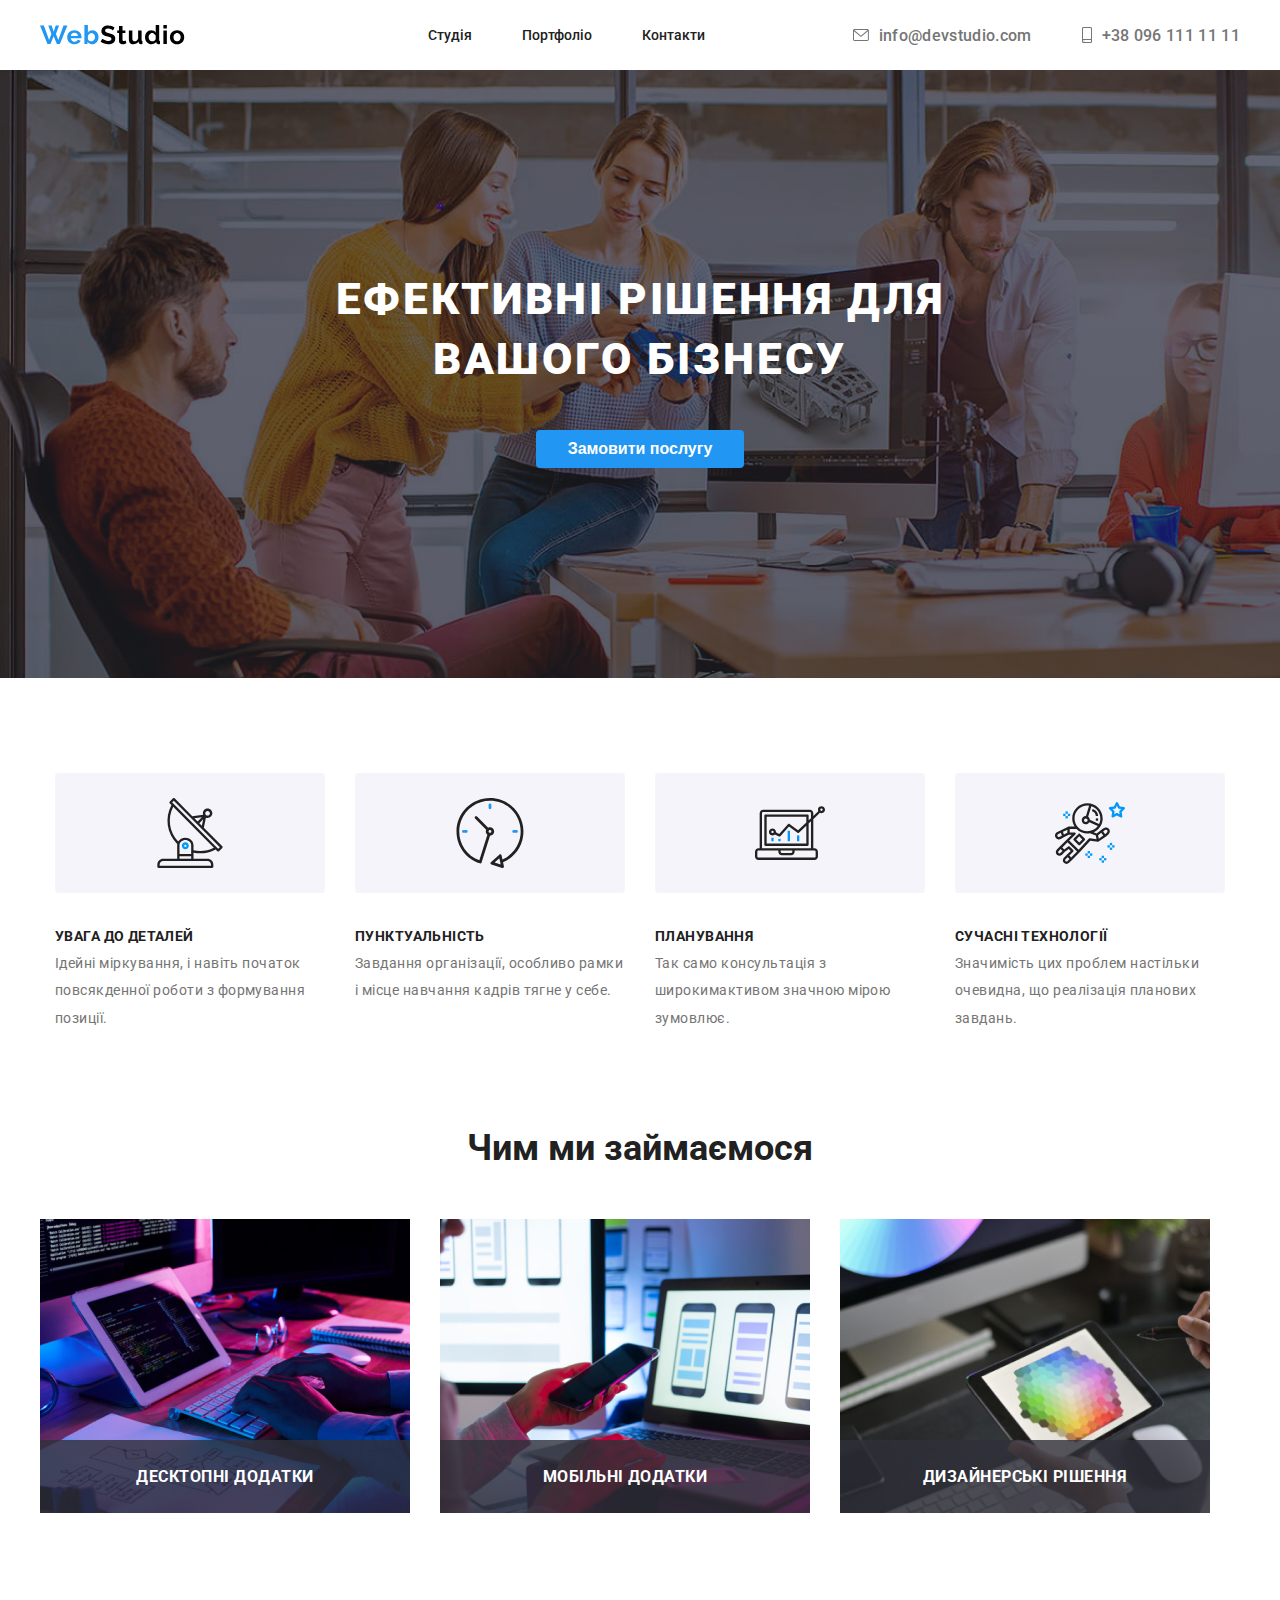
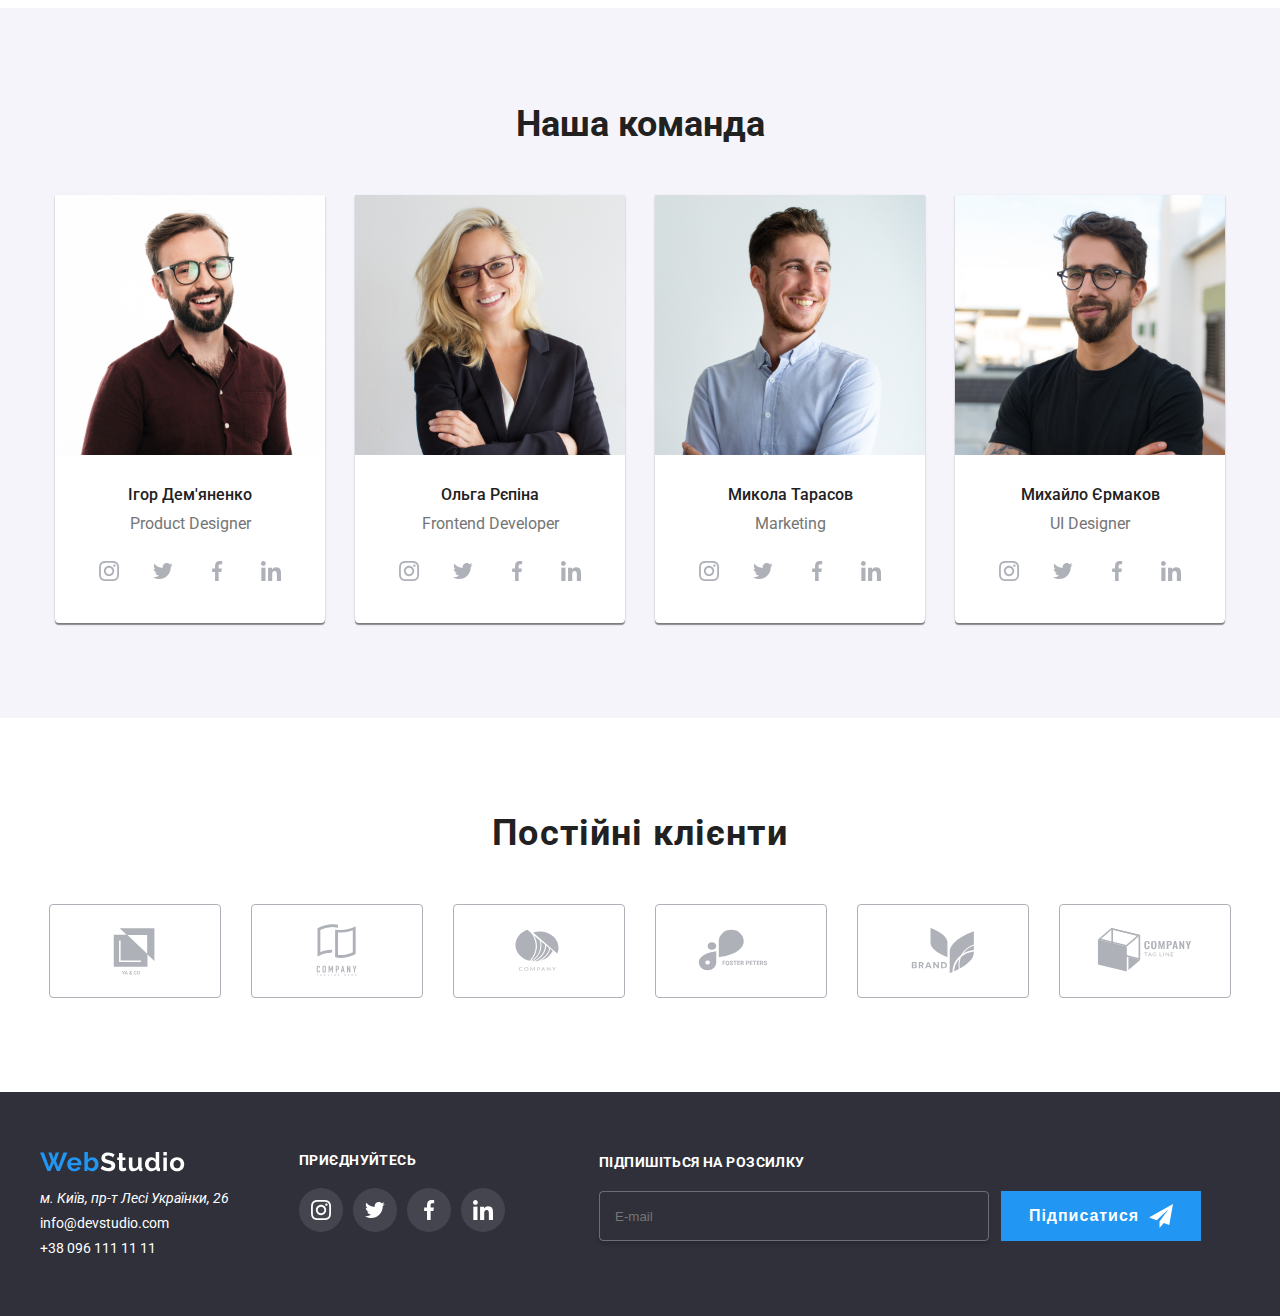
<file: index.html>
<!DOCTYPE html>
<html lang="en">
  <head>
    <meta charset="UTF-8" />
    <meta name="viewport" content="width=device-width, initial-scale=1.0" />
    <title>WebStudio</title>
    <link rel="preconnect" href="https://fonts.googleapis.com" />
    <link rel="preconnect" href="https://fonts.gstatic.com" crossorigin />

    <link
      href="https://fonts.googleapis.com/css2?family=Raleway:ital,wght@0,700;1,700&family=Roboto:wght@400;500;700;900&display=swap"
      rel="stylesheet"
    />
    <link
      rel="stylesheet"
      href="https://cdnjs.cloudflare.com/ajax/libs/modern-normalize/3.0.1/modern-normalize.css"
      integrity="sha512-gnAN+RgTMylunXI7AMg+PtcUGpKZFkZJoFIkAWvdPFRrFJz3p2tx4+9xbjILRfN7CzoViMgS8vSf06fSQzWZjA=="
      crossorigin="anonymous"
      referrerpolicy="no-referrer"
    />
    <link rel="stylesheet" href="./src/css/reset.css" />
    <link rel="stylesheet" href="./src/css/style.css" />
  </head>
  <body>
    <!-- =============Шапка Сайту=============== -->
    <header class="header">
      <div class="container container-header">
        <a class="logo" href="#"
          ><img src="./src/img/logo.svg" alt="Логотип Вебстудіо"
        /></a>
        <nav class="nav">
          <ul class="nav-list">
            <li class="nav-item"><a class="nav-link" href="#">Студія</a></li>
            <li class="nav-item">
              <a class="nav-link" href="./portfolio.html">Портфоліо</a>
            </li>
            <li class="nav-item">
              <a class="nav-link" href="#">Контакти</a>
            </li>
          </ul>
        </nav>
        <ul class="contacts">
          <li class="contacts-item">
            <a class="contacts-link" href="mailto:info@devstudio.com"
              ><svg class="contacts-icon-poch">
                <use
                  href="./src/img/decorations/symbol-defs.svg#icon-poch"
                ></use>
              </svg>
              info@devstudio.com</a
            >
          </li>
          <li class="contacts-item">
            <a class="contacts-link" href="tel:+380961111111">
              <svg class="contacts-icon-phone">
                <use
                  href="./src/img/decorations/symbol-defs.svg#icon-smartphone"
                ></use>
              </svg>
              +38 096 111 11 11</a
            >
          </li>
        </ul>
      </div>
    </header>
    <!-- =============Основна Частина=============== -->
    <main class="main">
      <section class="hero">
        <div class="container container-hero">
          <h1 class="hero-title">Ефективні рішення для вашого бізнесу</h1>
          <button class="hero-button" data-modal-open>Замовити послугу</button>
          <div class="backdrob is-hidden" data-modal>
            <div class="modal">
              <button class="modal-close-button" data-modal-close>
                <svg class="modal-close">
                  <use
                    href="./src/img/decorations/symbol-defs-modal.svg#icon-close-modal"
                  ></use>
                </svg>
              </button>
              <h2 class="modal-title">
                Залиште свої дані, ми вам передзвонимо
              </h2>
              <form action="#" class="form">
                <div class="form-container">
                  <label class="form-label" for="name">Ім'я</label>
                  <div class="form-name">
                    <svg class="form-photo">
                      <use
                        href="./src/img/decorations/symbol-defs-modal.svg#icon-person-modal"
                      ></use>
                    </svg>
                    <input class="form-input" type="text" id="name" />
                  </div>
                </div>
                <div class="form-container">
                  <label class="form-label" for="tell">Телефон</label>
                  <div class="form-name">
                    <svg class="form-photo">
                      <use
                        href="./src/img/decorations/symbol-defs-modal.svg#icon-phone-modal"
                      ></use>
                    </svg>
                    <input class="form-input" type="tel" id="tell" />
                  </div>
                </div>
                <div class="form-container">
                  <label class="form-label" for="email">Пошта</label>
                  <div class="form-name">
                    <svg class="form-photo">
                      <use
                        href="./src/img/decorations/symbol-defs-modal.svg#icon-email-modal"
                      ></use>
                    </svg>
                    <input class="form-input" type="email" id="email" />
                  </div>
                </div>
                <div class="form-container">
                  <label class="form-label" for="message">Коментар</label>
                  <div class="message">
                    <textarea
                      class="message-text"
                      id="message"
                      name="cotact-massege"
                      placeholder="Введіть текст"
                    ></textarea>
                  </div>
                </div>
                <div class="massage-container">
                  <label class="message-accepts"
                    ><input
                      class="message-accept"
                      type="checkbox"
                      id="checkbox"
                    />
                    Погоджуюся з розсилкою та приймаю
                    <a href="#" class="message-accept-link">Умови договору</a>
                  </label>
                </div>
                <div class="button-container">
                  <button class="subscribes-btn">Відправити</button>
                </div>
              </form>
            </div>
          </div>
        </div>
      </section>
      <!-- adventages -->
      <section class="adventages">
        <div class="container container-adventages">
          <ul class="adventages-list">
            <li class="adventages-item">
              <h2 class="adventages-title">УВАГА ДО ДЕТАЛЕЙ</h2>
              <p class="adventages-text">
                Ідейні міркування, і навіть початок повсякденної роботи з
                формування позиції.
              </p>
            </li>
            <li class="adventages-item">
              <h2 class="adventages-title">ПУНКТУАЛЬНІСТЬ</h2>
              <p class="adventages-text">
                Завдання організації, особливо рамки і місце навчання кадрів
                тягне у себе.
              </p>
            </li>
            <li class="adventages-item">
              <h2 class="adventages-title">ПЛАНУВАННЯ</h2>
              <p class="adventages-text">
                Так само консультація з широкимактивом значною мірою зумовлює.
              </p>
            </li>
            <li class="adventages-item">
              <h2 class="adventages-title">СУЧАСНІ ТЕХНОЛОГІЇ</h2>
              <p class="adventages-text">
                Значимість цих проблем настільки очевидна, що реалізація
                планових завдань.
              </p>
            </li>
          </ul>
        </div>
      </section>
      <!-- work -->
      <section class="work">
        <div class="container container-work">
          <h2 class="work-title">Чим ми займаємося</h2>
          <ul class="work-list">
            <li class="work-item">
              <img
                class="work-link"
                src="./src/img/work/computer.jpg"
                alt="комп'ютер"
              />
              <p class="work-text">Десктопні додатки</p>
            </li>
            <li class="work-item">
              <img
                class="work-link"
                src="./src/img/work/work.jpg"
                alt="комп'ютер"
              />
              <p class="work-text">Мобільні додатки</p>
            </li>
            <li class="work-item">
              <img
                class="work-link"
                src="./src/img/work/tablet.jpg"
                alt="комп'ютер"
              />
              <p class="work-text">Дизайнерські рішення</p>
            </li>
          </ul>
        </div>
      </section>
      <!-- team -->
      <section class="team">
        <div class="container container-team">
          <h2 class="team-title">Наша команда</h2>
          <ul class="team-list">
            <li class="team-item">
              <article class="teammate">
                <img
                  class="team-photo"
                  src="./src/img/team/igor-demenko.jpg"
                  alt="фото Ігор Дем'яненко"
                />
                <p class="team-name">Ігор Дем'яненко</p>
                <p class="team-text">Product Designer</p>
                <ul class="social-list">
                  <li class="social-item">
                    <a class="social-link" href="#">
                      <svg class="social-icon">
                        <use
                          href="./src/img/decorations/symbol-defs.svg#icon-instagram"
                        ></use>
                      </svg>
                    </a>
                  </li>
                  <li class="social-item">
                    <a class="social-link" href="#">
                      <svg class="social-icon">
                        <use
                          href="./src/img/decorations/symbol-defs.svg#icon-twiterr"
                        ></use>
                      </svg>
                    </a>
                  </li>
                  <li class="social-item">
                    <a class="social-link" href="#">
                      <svg class="social-icon">
                        <use
                          href="./src/img/decorations/symbol-defs.svg#icon-facebook"
                        ></use>
                      </svg>
                    </a>
                  </li>
                  <li class="social-item">
                    <a class="social-link" href="#">
                      <svg class="social-icon">
                        <use
                          href="./src/img/decorations/symbol-defs.svg#icon-linkedin"
                        ></use>
                      </svg>
                    </a>
                  </li>
                </ul>
              </article>
            </li>
            <li class="team-item">
              <article class="teammate">
                <img
                  class="team-photo"
                  src="./src/img/team/olga-repena.jpg"
                  alt="фото Ольга Рєпіна"
                />
                <p class="team-name">Ольга Рєпіна</p>
                <p class="team-text">Frontend Developer</p>
                <ul class="social-list">
                  <li class="social-item">
                    <a class="social-link" href="#">
                      <svg class="social-icon">
                        <use
                          href="./src/img/decorations/symbol-defs.svg#icon-instagram"
                        ></use>
                      </svg>
                    </a>
                  </li>
                  <li class="social-item">
                    <a class="social-link" href="#">
                      <svg class="social-icon">
                        <use
                          href="./src/img/decorations/symbol-defs.svg#icon-twiterr"
                        ></use>
                      </svg>
                    </a>
                  </li>
                  <li class="social-item">
                    <a class="social-link" href="#">
                      <svg class="social-icon">
                        <use
                          href="./src/img/decorations/symbol-defs.svg#icon-facebook"
                        ></use>
                      </svg>
                    </a>
                  </li>
                  <li class="social-item">
                    <a class="social-link" href="#">
                      <svg class="social-icon">
                        <use
                          href="./src/img/decorations/symbol-defs.svg#icon-linkedin"
                        ></use>
                      </svg>
                    </a>
                  </li>
                </ul>
              </article>
            </li>
            <li class="team-item">
              <article class="teammate">
                <img
                  class="team-photo"
                  src="./src/img/team/mikola-tarasov.jpg"
                  alt="фото Микола Тарасов"
                />
                <p class="team-name">Микола Тарасов</p>
                <p class="team-text">Marketing</p>

                <ul class="social-list">
                  <li class="social-item">
                    <a class="social-link" href="#">
                      <svg class="social-icon">
                        <use
                          href="./src/img/decorations/symbol-defs.svg#icon-instagram"
                        ></use>
                      </svg>
                    </a>
                  </li>
                  <li class="social-item">
                    <a class="social-link" href="#">
                      <svg class="social-icon">
                        <use
                          href="./src/img/decorations/symbol-defs.svg#icon-twiterr"
                        ></use>
                      </svg>
                    </a>
                  </li>
                  <li class="social-item">
                    <a class="social-link" href="#">
                      <svg class="social-icon">
                        <use
                          href="./src/img/decorations/symbol-defs.svg#icon-facebook"
                        ></use>
                      </svg>
                    </a>
                  </li>
                  <li class="social-item">
                    <a class="social-link" href="#">
                      <svg class="social-icon">
                        <use
                          href="./src/img/decorations/symbol-defs.svg#icon-linkedin"
                        ></use>
                      </svg>
                    </a>
                  </li>
                </ul>
              </article>
            </li>
            <li class="team-item">
              <article class="teammate">
                <img
                  class="team-photo"
                  src="./src/img/team/misha-yermakov.jpg"
                  alt="фото Михайло Єрмаков"
                />
                <p class="team-name">Михайло Єрмаков</p>
                <p class="team-text">UI Designer</p>
                <ul class="social-list">
                  <li class="social-item">
                    <a class="social-link" href="#">
                      <svg class="social-icon">
                        <use
                          href="./src/img/decorations/symbol-defs.svg#icon-instagram"
                        ></use>
                      </svg>
                    </a>
                  </li>
                  <li class="social-item">
                    <a class="social-link" href="#">
                      <svg class="social-icon">
                        <use
                          href="./src/img/decorations/symbol-defs.svg#icon-twiterr"
                        ></use>
                      </svg>
                    </a>
                  </li>
                  <li class="social-item">
                    <a class="social-link" href="#">
                      <svg class="social-icon">
                        <use
                          href="./src/img/decorations/symbol-defs.svg#icon-facebook"
                        ></use>
                      </svg>
                    </a>
                  </li>
                  <li class="social-item">
                    <a class="social-link" href="#">
                      <svg class="social-icon">
                        <use
                          href="./src/img/decorations/symbol-defs.svg#icon-linkedin"
                        ></use>
                      </svg>
                    </a>
                  </li>
                </ul>
              </article>
            </li>
          </ul>
        </div>
      </section>
      <section class="clients">
        <div class="container container-clients">
          <h2 class="clients-title">Постійні клієнти</h2>
          <ul class="clients-list">
            <li class="clients-item">
              <a class="clients-link" href="#">
                <svg class="clients-icon">
                  <use
                    href="./src/img/decorations/symbol-defs.svg#icon-yago"
                  ></use>
                </svg>
              </a>
            </li>
            <li class="clients-item">
              <a class="clients-link" href="#">
                <svg class="clients-icon">
                  <use
                    href="./src/img/decorations/symbol-defs.svg#icon-company"
                  ></use>
                </svg>
              </a>
            </li>
            <li class="clients-item">
              <a class="clients-link" href="#">
                <svg class="clients-icon">
                  <use
                    href="./src/img/decorations/symbol-defs.svg#icon-companyy"
                  ></use>
                </svg>
              </a>
            </li>
            <li class="clients-item">
              <a class="clients-link" href="#">
                <svg class="clients-icon">
                  <use
                    href="./src/img/decorations/symbol-defs.svg#icon-peters"
                  ></use>
                </svg>
              </a>
            </li>
            <li class="clients-item">
              <a class="clients-link" href="#">
                <svg class="clients-icon">
                  <use
                    href="./src/img/decorations/symbol-defs.svg#icon-brand"
                  ></use>
                </svg>
              </a>
            </li>
            <li class="clients-item">
              <a class="clients-link" href="#">
                <svg class="clients-icon">
                  <use
                    href="./src/img/decorations/symbol-defs.svg#icon-lineas"
                  ></use>
                </svg>
              </a>
            </li>
          </ul>
        </div>
      </section>
    </main>
    <!-- =============Підвал Сайту=============== -->
    <footer class="footer">
      <div class="container container-footer">
        <div class="footer-info">
          <a class="footer-logo" href="#"
            ><img
              class="footer-logo-link"
              src="./src/img/footer-logo.svg"
              alt="Логотип Вебстудіо"
          /></a>
          <ul class="footer-contacts">
            <li class="contact-item">
              <address class="footer-address">
                м. Київ, пр-т Лесі Українки, 26
              </address>
            </li>
            <li class="contact-item">
              <a class="contact-mailto" href="mailto:info@devstudio.com"
                >info@devstudio.com</a
              >
            </li>
            <li class="contact-item">
              <a class="contact-tel" href="tel:+380961111111"
                >+38 096 111 11 11</a
              >
            </li>
          </ul>
        </div>
        <div class="footer-social">
          <h2 class="footer-social-title">приєднуйтесь</h2>
          <ul class="footer-social-list">
            <li class="footer-social-item">
              <a class="footer-social-link" href="#">
                <svg class="footer-social-icon">
                  <use
                    href="./src/img/decorations/symbol-defs.svg#icon-instagram"
                  ></use>
                </svg>
              </a>
            </li>
            <li class="footer-social-item">
              <a class="footer-social-link" href="#">
                <svg class="footer-social-icon">
                  <use
                    href="./src/img/decorations/symbol-defs.svg#icon-twiterr"
                  ></use>
                </svg>
              </a>
            </li>
            <li class="footer-social-item">
              <a class="footer-social-link" href="#">
                <svg class="footer-social-icon">
                  <use
                    href="./src/img/decorations/symbol-defs.svg#icon-facebook"
                  ></use>
                </svg>
              </a>
            </li>
            <li class="footer-social-item">
              <a class="footer-social-link" href="#">
                <svg class="footer-social-icon">
                  <use
                    href="./src/img/decorations/symbol-defs.svg#icon-linkedin"
                  ></use>
                </svg>
              </a>
            </li>
          </ul>
        </div>
        <form class="subscribe-form" action="#">
          <label for="subscribe-email" class="subscribe-titel"
            >Підпишіться на розсилку</label
          >
          <div class="email-holder">
            <input
              class="subscribe-input"
              type="email"
              id="footer-email"
              placeholder="E-mail"
            />
            <div class="footer-button">
              <button class="button subscribe-button">Підписатися</button>
            </div>
          </div>
        </form>
      </div>
    </footer>
    <script src="./src/js/modal.js"></script>
  </body>
</html>
</file>
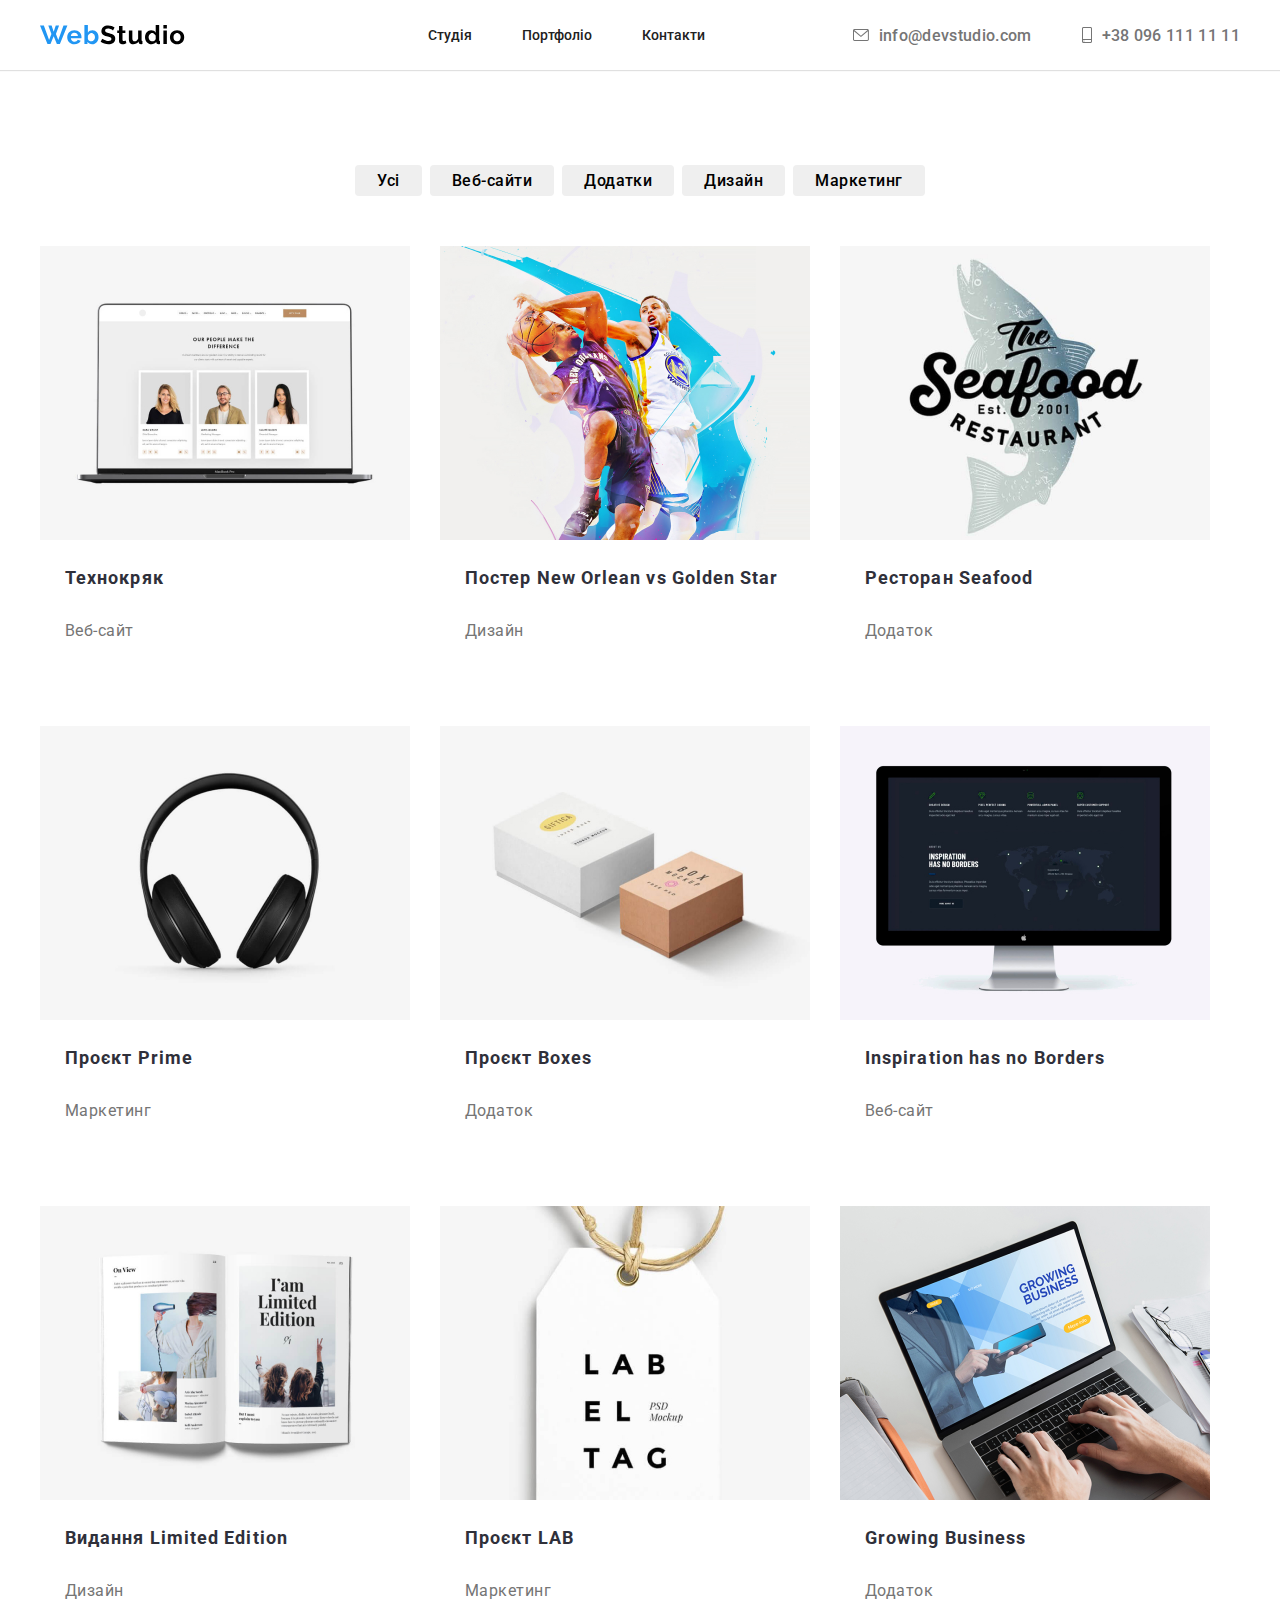
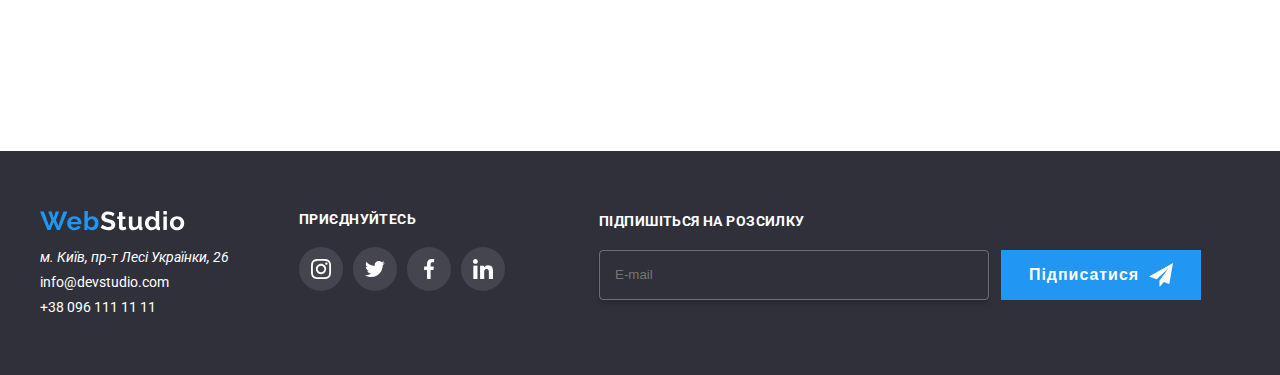
<file: portfolio.html>
<!DOCTYPE html>
<html lang="en">
  <head>
    <meta charset="UTF-8" />
    <meta name="viewport" content="width=device-width, initial-scale=1.0" />
    <title>Porfolio</title>
    <link rel="preconnect" href="https://fonts.googleapis.com" />
    <link rel="preconnect" href="https://fonts.gstatic.com" crossorigin />

    <link
      href="https://fonts.googleapis.com/css2?family=Raleway:ital,wght@0,700;1,700&family=Roboto:wght@400;500;700;900&display=swap"
      rel="stylesheet"
    />
    <link
      rel="stylesheet"
      href="https://cdnjs.cloudflare.com/ajax/libs/modern-normalize/3.0.1/modern-normalize.css"
      integrity="sha512-gnAN+RgTMylunXI7AMg+PtcUGpKZFkZJoFIkAWvdPFRrFJz3p2tx4+9xbjILRfN7CzoViMgS8vSf06fSQzWZjA=="
      crossorigin="anonymous"
      referrerpolicy="no-referrer"
    />
    <link rel="stylesheet" href="./src/css/reset.css" />
    <link rel="stylesheet" href="./src/css/style.css" />
  </head>
  <body>
    <header class="header">
      <div class="container container-header">
        <a class="logo" href="#"
          ><img src="./src/img/logo.svg" alt="Логотип Вебстудіо"
        /></a>
        <nav class="nav">
          <ul class="nav-list">
            <li class="nav-item">
              <a class="nav-link" href="./index.html">Студія</a>
            </li>
            <li class="nav-item">
              <a class="nav-link" href="#">Портфоліо</a>
            </li>
            <li class="nav-item">
              <a class="nav-link" href="#">Контакти</a>
            </li>
          </ul>
        </nav>
        <ul class="contacts">
          <li class="contacts-item">
            <a class="contacts-link" href="mailto:info@devstudio.com"
              ><svg class="contacts-icon-poch">
                <use
                  href="./src/img/decorations/symbol-defs.svg#icon-poch"
                ></use>
              </svg>
              info@devstudio.com</a
            >
          </li>
          <li class="contacts-item">
            <a class="contacts-link" href="tel:+380961111111">
              <svg class="contacts-icon-phone">
                <use
                  href="./src/img/decorations/symbol-defs.svg#icon-smartphone"
                ></use>
              </svg>
              +38 096 111 11 11</a
            >
          </li>
        </ul>
      </div>
    </header>
    <main class="main">
      <section class="portfolio">
        <div class="container container-portfolio">
          <ul class="portfolio-filter">
            <li class="portfolio-filter-item">
              <button class="filter-button">Усі</button>
            </li>
            <li class="portfolio-filter-item">
              <button class="filter-button">Веб-сайти</button>
            </li>
            <li class="portfolio-filter-item">
              <button class="filter-button">Додатки</button>
            </li>
            <li class="portfolio-filter-item">
              <button class="filter-button">Дизайн</button>
            </li>
            <li class="portfolio-filter-item">
              <button class="filter-button">Маркетинг</button>
            </li>
          </ul>

          <ul class="portfolio-list">
            <li class="porfolio-item">
              <article class="project">
                <div class="project-overlay">
                  <img
                    class="project-img"
                    src="./src/img/portfolio-img/tehnokryak.jpg"
                    alt="Фото"
                  />
                  <p class="project-text">
                    Ресурс пропонує комплексні пропозиції з різним рівнем
                    функціоналу та сервісів. Все це дозволить відвідувачу
                    отримати вичерпні відомості про компанію чи приватну особу.
                  </p>
                </div>
                <h2 class="project-title">Технокряк</h2>
                <p class="ptoject-category">Веб-сайт</p>
              </article>
            </li>
            <li class="porfolio-item">
              <article class="project">
                <div class="project-overlay">
                  <img
                    class="project-img"
                    src="./src/img/portfolio-img/neworlean.jpg"
                    alt="Фото"
                  />
                  <p class="project-text">
                    Ресурс пропонує комплексні пропозиції з різним рівнем
                    функціоналу та сервісів. Все це дозволить відвідувачу
                    отримати вичерпні відомості про компанію чи приватну особу.
                  </p>
                </div>
                <h2 class="project-title">Постер New Orlean vs Golden Star</h2>
                <p class="ptoject-category">Дизайн</p>
              </article>
            </li>
            <li class="porfolio-item">
              <article class="project">
                <div class="project-overlay">
                  <img
                    class="project-img"
                    src="./src/img/portfolio-img/seafood.jpg"
                    alt="Фото"
                  />
                  <p class="project-text">
                    Ресурс пропонує комплексні пропозиції з різним рівнем
                    функціоналу та сервісів. Все це дозволить відвідувачу
                    отримати вичерпні відомості про компанію чи приватну особу.
                  </p>
                </div>
                <h2 class="project-title">Ресторан Seafood</h2>
                <p class="ptoject-category">Додаток</p>
              </article>
            </li>
            <li class="porfolio-item">
              <article class="project">
                <div class="project-overlay">
                  <img
                    class="project-img"
                    src="./src/img/portfolio-img/prime.jpg"
                    alt="Фото"
                  />
                  <p class="project-text">
                    Ресурс пропонує комплексні пропозиції з різним рівнем
                    функціоналу та сервісів. Все це дозволить відвідувачу
                    отримати вичерпні відомості про компанію чи приватну особу.
                  </p>
                </div>
                <h2 class="project-title">Проєкт Prime</h2>
                <p class="ptoject-category">Маркетинг</p>
              </article>
            </li>
            <li class="porfolio-item">
              <article class="project">
                <div class="project-overlay">
                  <img
                    class="project-img"
                    src="./src/img/portfolio-img/boxes.jpg"
                    alt="Фото"
                  />
                  <p class="project-text">
                    Ресурс пропонує комплексні пропозиції з різним рівнем
                    функціоналу та сервісів. Все це дозволить відвідувачу
                    отримати вичерпні відомості про компанію чи приватну особу.
                  </p>
                </div>
                <h2 class="project-title">Проєкт Boxes</h2>
                <p class="ptoject-category">Додаток</p>
              </article>
            </li>
            <li class="porfolio-item">
              <article class="project">
                <div class="project-overlay">
                  <img
                    class="project-img"
                    src="./src/img/portfolio-img/borders.jpg"
                    alt="Фото"
                  />
                  <p class="project-text">
                    Ресурс пропонує комплексні пропозиції з різним рівнем
                    функціоналу та сервісів. Все це дозволить відвідувачу
                    отримати вичерпні відомості про компанію чи приватну особу.
                  </p>
                </div>
                <h2 class="project-title">Inspiration has no Borders</h2>
                <p class="ptoject-category">Веб-сайт</p>
              </article>
            </li>
            <li class="porfolio-item">
              <article class="project">
                <div class="project-overlay">
                  <img
                    class="project-img"
                    src="./src/img/portfolio-img/edition.jpg"
                    alt="Фото"
                  />
                  <p class="project-text">
                    Ресурс пропонує комплексні пропозиції з різним рівнем
                    функціоналу та сервісів. Все це дозволить відвідувачу
                    отримати вичерпні відомості про компанію чи приватну особу.
                  </p>
                </div>
                <h2 class="project-title">Видання Limited Edition</h2>
                <p class="ptoject-category">Дизайн</p>
              </article>
            </li>
            <li class="porfolio-item">
              <article class="project">
                <div class="project-overlay">
                  <img
                    class="project-img"
                    src="./src/img/portfolio-img/lab.jpg"
                    alt="Фото"
                  />
                  <p class="project-text">
                    Ресурс пропонує комплексні пропозиції з різним рівнем
                    функціоналу та сервісів. Все це дозволить відвідувачу
                    отримати вичерпні відомості про компанію чи приватну особу.
                  </p>
                </div>
                <h2 class="project-title">Проєкт LAB</h2>
                <p class="ptoject-category">Маркетинг</p>
              </article>
            </li>
            <li class="porfolio-item">
              <article class="project">
                <div class="project-overlay">
                  <img
                    class="project-img"
                    src="./src/img/portfolio-img/business.jpg"
                    alt="Фото"
                  />
                  <p class="project-text">
                    Ресурс пропонує комплексні пропозиції з різним рівнем
                    функціоналу та сервісів. Все це дозволить відвідувачу
                    отримати вичерпні відомості про компанію чи приватну особу.
                  </p>
                </div>
                <h2 class="project-title">Growing Business</h2>
                <p class="ptoject-category">Додаток</p>
              </article>
            </li>
          </ul>
        </div>
      </section>
    </main>
    <footer class="footer">
      <div class="container container-footer">
        <div class="footer-info">
          <a class="footer-logo" href="#"
            ><img
              class="footer-logo-link"
              src="./src/img/footer-logo.svg"
              alt="Логотип Вебстудіо"
          /></a>
          <ul class="footer-contacts">
            <li class="contact-item">
              <address class="footer-address">
                м. Київ, пр-т Лесі Українки, 26
              </address>
            </li>
            <li class="contact-item">
              <a class="contact-mailto" href="mailto:info@devstudio.com"
                >info@devstudio.com</a
              >
            </li>
            <li class="contact-item">
              <a class="contact-tel" href="tel:+380961111111"
                >+38 096 111 11 11</a
              >
            </li>
          </ul>
        </div>
        <div class="footer-social">
          <h2 class="footer-social-title">приєднуйтесь</h2>
          <ul class="footer-social-list">
            <li class="footer-social-item">
              <a class="footer-social-link" href="#">
                <svg class="footer-social-icon">
                  <use
                    href="./src/img/decorations/symbol-defs.svg#icon-instagram"
                  ></use>
                </svg>
              </a>
            </li>
            <li class="footer-social-item">
              <a class="footer-social-link" href="#">
                <svg class="footer-social-icon">
                  <use
                    href="./src/img/decorations/symbol-defs.svg#icon-twiterr"
                  ></use>
                </svg>
              </a>
            </li>
            <li class="footer-social-item">
              <a class="footer-social-link" href="#">
                <svg class="footer-social-icon">
                  <use
                    href="./src/img/decorations/symbol-defs.svg#icon-facebook"
                  ></use>
                </svg>
              </a>
            </li>
            <li class="footer-social-item">
              <a class="footer-social-link" href="#">
                <svg class="footer-social-icon">
                  <use
                    href="./src/img/decorations/symbol-defs.svg#icon-linkedin"
                  ></use>
                </svg>
              </a>
            </li>
          </ul>
        </div>
        <form class="subscribe-form" action="#">
          <label for="subscribe-email" class="subscribe-titel"
            >Підпишіться на розсилку</label
          >
          <div class="email-holder">
            <input
              class="subscribe-input"
              type="email"
              id="footer-email"
              placeholder="E-mail"
            />
            <div class="footer-button">
              <button class="button subscribe-button">Підписатися</button>
            </div>
          </div>
        </form>
      </div>
    </footer>
  </body>
</html>
</file>
<file: src/css/style.css>
:root {
  --font-family: "Roboto", sans-serif;
  --second-family: "Raleway", sans-serif;
  --ColorButtonText: #2196f3;
  --ColorTextBlack: #212121;
  --ColorText: #757575;
  --ColorTextWhite: #fff;
  --ColorBackgroundHero: #2f303a;
}
body {
  font-family: var(--font-family);
  color: var(--ColorTextWhite);
}
img {
  display: block;
  max-width: 100%;
  height: auto;
}
/* ===================================Header================================================*/
.container {
  font-family: var(--font-family);
  max-width: 1200px;
  margin: 0 auto;
  padding-left: 15px;
  padding-right: 15px;
}
.container-header {
  display: flex;
  align-items: center;
  justify-content: space-between;
}
.header {
  padding-top: 25px;
  padding-bottom: 25px;
  box-shadow: 0px 1px 1px 0px rgba(0, 0, 0, 0.12);
}
.logo {
  font-family: var(--second-family);
  font-weight: 700;
  font-size: 26px;
  letter-spacing: 0.03em;
  margin-right: 95px;
}
.nav-list {
  display: flex;
  align-items: center;
  gap: 50px;
}

.nav-list {
  font-family: var(--font-family);
  font-weight: 500;
  font-size: 14px;
}

.nav-link {
  color: var(--ColorTextBlack);
  line-height: 1;
  position: relative;
}
.nav-link:hover {
  color: var(--ColorButtonText);
  transition-duration: 250ms;
}
.nav-link::after {
  content: "";
  display: block;
  position: absolute;
  background-color: var(--ColorButtonText);
  left: 0;
  height: 3px;
  border-radius: 4px;
  margin-top: 10px;
  width: 0;
  transition: width 200ms ease-out;
}
.nav-link:hover::after,
.nav-link:focus::after {
  width: 100%;
}
/* contacts */
.contacts {
  display: flex;
  align-items: center;
  gap: 50px;
}

.contacts-link {
  display: flex;
  align-items: center;
  justify-content: center;
  gap: 10px;
  font-weight: 500;
  letter-spacing: 0.02em;
  color: var(--ColorText);
  transition-duration: 250ms;
}
.contacts-icon-poch {
  width: 16px;
  height: 12px;

  fill: #757575;
}
.contacts-icon-phone {
  width: 10px;
  height: 16px;

  fill: #757575;
}
.contacts-item:hover .contacts-link {
  color: #2196f3;
}
.contacts-item:hover .contacts-icon-poch {
  fill: #2196f3;
}
.contacts-item:hover .contacts-icon-phone {
  fill: #2196f3;
}

/* ===================================Main================================================*/

/* hero */
.hero {
  display: flex;
  text-align: center;
  background-image: linear-gradient(
      rgba(47, 48, 58, 0.4),
      rgba(45, 47, 55, 0.5)
    ),
    url(../img/bg-hero.jpg);
  background-size: cover;
  padding-bottom: 210px;
  padding-top: 200px;
}
.hero-title {
  margin-bottom: 40px;
  font-weight: 900;
  max-width: 700px;
  font-size: 44px;
  color: var(--ColorTextWhite);
  line-height: 136%;
  letter-spacing: 0.06em;
  text-transform: uppercase;
}
.hero-button {
  color: var(--ColorTextWhite);
  background-color: var(--ColorButtonText);
  font-weight: 700;
  font-size: 16px;
  padding: 10px 32px;
  border-radius: 4px;
}
.hero-button:hover {
  background-color: #0167bb;
  transition: 500ms;
  box-shadow: 0 1px 1px 0 rgba(0, 0, 0, 0.4), 0 1px 1px 0 rgba(0, 0, 0, 0.1),
    0 1px 3px 0 rgba(0, 0, 0, 0.1);
}
/* modal */
.modal {
  border-radius: 4px;
  padding: 40px 40px;
  position: absolute;
  top: 50%;
  left: 50%;
  color: #757575;
  background-color: #fff;
  transform: translate(-50%, -50%);
  transition-duration: 250ms;
  box-shadow: 0 2px 1px 0 rgba(0, 0, 0, 0.1), 0 1px 1px 0 rgba(0, 0, 0, 0.13),
    0 1px 3px 0 rgba(0, 0, 0, 0.13);
}
.backdrob.is-hidden {
  opacity: 0;
  pointer-events: none;
}
.backdrob.is-hidden .modal {
  transform: scale(-10);
}
.backdrob {
  z-index: 10;
  position: fixed;
  width: 100%;
  height: 100%;
  top: 0;
  left: 0;
  background-color: rgba(0, 0, 0, 0.2);
  transition-duration: 250ms;
}
/* form container */
.form-name {
  display: flex;
  align-items: center;
  position: relative;
  gap: 12px;
  padding: 11px;
  padding-left: 12px;
  transition-duration: 250ms;
  border: 1px solid rgba(33, 33, 33, 0.2);
  border-radius: 4px;
}
.form-input {
  outline: 0;
  outline-offset: 0;
  border: 0px;
  width: 200px;
}
.form-name .form-name:focus-within {
  fill: #2196f3;
}
.form-name:hover,
.form-name:focus-within {
  border: 1px solid #2196f3;
  border-radius: 4px;
}
.form-label {
  font-size: 12px;
  letter-spacing: 0.01em;
  color: #757575;
}
.form-name:hover .form-photo {
  fill: #2196f3;
}
/* modal icon */

.form-photo {
  width: 18px;
  height: 18px;
}

.modal-close {
  display: flex;
  width: 18px;
  height: 18px;
}
.modal-close:hover {
  fill: #2196f3;
  text-decoration: 250ms;
}
.modal-close-button {
  display: flex;
  justify-content: center;
  align-items: center;
  position: absolute;
  border-radius: 50%;
  border: 1px solid rgba(0, 0, 0, 0.1);
  right: 8px;
  top: 8px;
  width: 30px;
  height: 30px;
}
/* modal-title */
.modal-title {
  font-weight: 700;
  font-size: 20px;
  letter-spacing: 0.03em;
  text-align: center;
  color: #212121;
  margin-bottom: 12px;
}
/* label */
.form-label {
  display: flex;
  padding-top: 10px;
  padding-bottom: 4px;
  font-weight: 400;
  font-size: 12px;
  letter-spacing: 0.01em;
  color: #757575;
}
/* message */
.message {
  border: 1px solid rgba(33, 33, 33, 0.2);
  border-radius: 4px;
  max-width: 448px;
  transition-property: border;
  transition-duration: 250ms;
  transition-timing-function: cubic-bezier(0.4, 0, 0.2, 1);
}
.massage-container {
  display: flex;
  font-weight: 400;
  font-size: 14px;
  line-height: 171%;
  letter-spacing: 0.03em;
  margin-top: 20px;
  margin-bottom: 40px;
  color: #757575;
  align-items: center;
}
.message:hover,
.message:focus-within {
  border: 1px solid #2196f3;
  border-radius: 4px;
}
.message-accepts {
  display: flex;
  gap: 5px;
  align-items: center;
  justify-content: center;
}
.message-accept-link {
  text-decoration: underline;
  text-decoration-skip-ink: none;
  color: #2196f3;
}
.message-accept {
  width: 16px;
  height: 15px;
  color: #212121;
}
.message-text {
  padding: 12px 16px;
  max-width: 416px;
  outline: 0;
  outline-offset: 0;
  border: 0px;
  width: 100%;
  resize: none;
  height: 96px;
}
/* modal-btn */

.subscribes-btn {
  font-weight: 700;
  font-size: 16px;
  line-height: 187%;
  letter-spacing: 0.06em;
  text-align: center;
  border-radius: 4px;
  padding: 10px 52px;
  color: #fff;
  background-color: #2196f3;
}
.subscribes-btn:hover {
  background-color: #0167bb;
  transition-duration: 250ms;
}
/* adventages */
.adventages {
  padding-top: 95px;
  padding-bottom: 95px;
  line-height: 171%;
  letter-spacing: 0.03em;
}
.adventages-title {
  font-weight: 700;
  font-size: 14px;
  letter-spacing: 0.03em;
  color: var(--ColorTextBlack);
}
.adventages-list {
  display: flex;
  flex-wrap: wrap;
  justify-content: center;
  gap: 30px;
}
.adventages-item {
  max-width: 270px;
}
.adventages-item::before {
  content: "";
  display: block;
  background-repeat: no-repeat;
  background-position: center;
  background-color: #f5f4fa;
  height: 120px;
  border-radius: 4px;
  margin-bottom: 30px;
  width: 100%;
}
.adventages-item:nth-child(1)::before {
  background-image: url(../img/decorations/ws-antena-opt-im.svg);
}
.adventages-item:nth-child(2)::before {
  background-image: url(../img/decorations/ws-time-opt.svg);
}
.adventages-item:nth-child(3)::before {
  background-image: url(../img/decorations/ws-diagrama-opt-im.svg);
}
.adventages-item:nth-child(4)::before {
  background-image: url(../img/decorations/ws-astronaft-opt-im.svg);
}
.adventages-text {
  font-weight: 400;
  font-size: 14px;
  color: var(--ColorText);
}
.adventage .container-work {
  display: flex;
  align-items: center;
}
/* work */
.work {
  padding-bottom: 95px;
}
.work-title {
  font-weight: 700;
  font-size: 36px;
  color: var(--ColorTextBlack);
  text-align: center;
  margin-bottom: 50px;
}
.work-item {
  position: relative;
}
.work-text {
  text-transform: uppercase;
  text-align: center;
  position: absolute;
  color: #ffffff;
  background-color: rgba(47, 48, 58, 0.8);
  padding-top: 27px;
  padding-bottom: 27px;
  letter-spacing: 0.03em;
  font-weight: 700;
  bottom: 0;
  width: 100%;
}
.work-list {
  display: flex;
  gap: 30px;
}
/* team */
.team {
  background-color: #f5f4fa;
  padding-top: 95px;
  padding-bottom: 95px;
}
.teammate {
  background-color: #fff;
  text-align: center;
  border-radius: 0px 0px 4px 4px;
  box-shadow: 0 2px 1px 0 rgba(0, 0, 0, 0.4), 0 1px 1px 0 rgba(0, 0, 0, 0.1),
    0 1px 3px 0 rgba(0, 0, 0, 0.1);
}
.team-title {
  font-weight: 700;
  font-size: 36px;
  color: var(--ColorTextBlack);
  margin-bottom: 50px;
  text-align: center;
}
.team-list {
  display: flex;
  justify-content: center;
  gap: 30px;
}
.team-photo {
  max-width: 270px;
}
.team-name {
  font-weight: 500;
  margin-top: 30px;
  margin-bottom: 10px;
  font-size: 16px;
  color: var(--ColorTextBlack);
}
.team-text {
  font-weight: 400;
  font-size: 16px;
  color: var(--ColorText);
}
/* social team */
.social-list {
  display: flex;
  justify-content: center;
  align-items: center;
  gap: 10px;
  padding-top: 16px;
  padding-bottom: 30px;
}
.social-item {
  align-items: center;
}
.social-link {
  width: 44px;
  height: 44px;
  display: flex;
  justify-content: center;
  align-items: center;
}
.social-icon {
  fill: #afb1b8;
  width: 20px;
  height: 20px;
}
.social-item:hover {
  border-radius: 50%;
  align-items: center;
  display: flex;
  justify-content: center;
  background-color: #2196f3;
  transition-duration: 250ms;
}
.social-icon:hover {
  fill: #ffffff;
}
.social-item:hover .social-icon {
  fill: #f5f4fa;
  transition-duration: 250ms;
}
/* clients */
.clients {
  padding-top: 94px;
  padding-bottom: 94px;
}
.clients-title {
  font-family: var(--font-family);
  font-weight: 700;
  font-size: 36px;
  letter-spacing: 0.03em;
  text-align: center;
  padding-bottom: 50px;
  color: #212121;
}
.clients-list {
  display: flex;
  justify-content: center;
  gap: 30px;
  transition-timing-function: cubic-bezier(0.4, 0, 0.2, 1);
}
.clients-link {
  border: 1px solid #afb1b8;
  border-radius: 4px;
  display: flex;
  justify-content: center;
  align-items: center;
  width: 170px;
  height: 92px;
  transition-duration: 250ms;
}
.clients-icon {
  width: 106px;
  height: 60px;
  transition-duration: 250ms;
}

.clients-link:hover {
  border: 1px solid #2196f3;
  border-radius: 4px;
  width: 170px;
  height: 92px;
}
.clients-icon {
  fill: #afb1b8;
}
.clients-item:hover .clients-icon {
  fill: #2196f3;
}
/* footer-ws */
.footer {
  background-color: #2f303a;
  padding-top: 60px;
  padding-bottom: 60px;
}
.container-footer {
  display: flex;
}
.footer-logo {
  font-family: var(--second-family);
  font-size: 26px;
}
.footer-contacts {
  padding-top: 9px;
}
.contact-item {
  font-family: var(--font-family);
  font-size: 14px;
  font-weight: 400;
  padding-top: 9px;
  color: var(--ColorTextWhite);
}
.footer-contacts {
  padding-top: 9px;
}
.contact-item {
  font-family: var(--font-family);
}
.footer-social {
  margin-left: 70px;
}
.footer-social-title {
  font-weight: 700;
  font-size: 14px;
  display: flex;
  text-align: center;
  letter-spacing: 0.03em;
  padding-bottom: 20px;
  text-transform: uppercase;
}

.footer-social-list {
  display: flex;
  gap: 10px;
}

.footer-social-link {
  height: 44px;
  width: 44px;
  border-radius: 50%;
  display: flex;
  justify-content: center;
  align-items: center;
  background-color: rgba(255, 255, 255, 0.1);
}
.footer-social-icon {
  width: 20px;
  height: 20px;
  fill: #fff;
}
.footer-social-link:hover {
  background-color: #2196f3;
  transition-duration: 250ms;
}
/* button */
.subscribe-form {
  padding-left: 94px;
}
.subscribe-titel {
  font-weight: 700;
  font-size: 14px;
  letter-spacing: 0.03em;
  text-transform: uppercase;
  color: #fff;
}
.email-holder {
  display: flex;
  gap: 12px;
  margin-top: 20px;
}
.subscribe-input {
  border: 1px solid rgba(255, 255, 255, 0.3);
  border-radius: 4px;
  padding: 16px 15px;
  width: 358px;
  color: rgba(255, 255, 255, 0.6);
  box-shadow: 0 4px 4px 0 rgba(0, 0, 0, 0.15);
  background: rgba(33, 150, 243, 0);
}
.subscribe-button {
  display: flex;
  align-items: center;
  text-align: center;
  justify-content: center;
  color: #fff;
  background-color: #2196f3;
  padding: 10px 28px;
  gap: 10px;
  font-weight: 700;
  font-size: 16px;
  line-height: 187%;
  letter-spacing: 0.06em;
  transition-timing-function: cubic-bezier(0.4, 0, 0.2, 1);
}
.subscribe-button::after {
  content: "";
  background-image: url(../img/decorations/telegramicon.svg);
  background-repeat: no-repeat;
  background-position: center;
  width: 100%;
  width: 24px;
  height: 24px;
}
.subscribe-button:hover {
  background-color: #0167bb;
  transition-duration: 250ms;
}
/* portfolio */
.portfolio {
  padding-top: 95px;
  padding-bottom: 95px;
}
.portfolio-filter {
  display: flex;
  align-items: center;
  justify-content: center;
  margin-bottom: 50px;
  gap: 8px;
}
.filter-button {
  font-family: var(--font-family);
  font-weight: 500;
  border-radius: 4px;
  padding: 6px;
  letter-spacing: 0.03em;
  padding-left: 22px;
  padding-right: 22px;
  font-size: 16px;
}
.filter-button:hover {
  color: var(--ColorTextWhite);
  text-align: center;
  background-color: #2196f3;
  box-shadow: 0 2px 2px 0 rgba(0, 0, 0, 0.12), 0 1px 2px 0 rgba(0, 0, 0, 0.08),
    0 3px 1px 0 rgba(0, 0, 0, 0.1);
  transition-duration: 500ms;
  transition-timing-function: cubic-bezier(0.4, 0, 0.2, 1);
}
.project:hover {
  border-radius: 0px 0px 4px 4px;
  box-shadow: 0 2px 1px 0 rgba(0, 0, 0, 0.4), 0 1px 1px 0 rgba(0, 0, 0, 0.1),
    0 1px 3px 0 rgba(0, 0, 0, 0.1);
  transition-duration: 500ms;
}
.project-img {
  width: 370px;
}
.portfolio-list {
  display: flex;
  flex-wrap: wrap;
  align-items: center;
  gap: 30px;
}
.project-title {
  font-family: var(--font-family);
  font-weight: 700;
  font-size: 18px;
  line-height: 200%;
  letter-spacing: 0.06em;
  padding-top: 20px;
  padding-left: 25px;
  color: var(--ColorBackgroundHero);
}
.ptoject-category {
  font-family: var(--font-family);
  font-weight: 400;
  font-size: 16px;
  line-height: 187%;
  letter-spacing: 0.03em;
  padding-top: 20px;
  padding-bottom: 50px;
  padding-left: 25px;
  color: var(--ColorText);
}

.project-text {
  padding: 64px 27px;
  transform: translateY(100%);
  position: absolute;
  transition-duration: 250ms;
  font-size: 18px;
  line-height: 156%;
  letter-spacing: 0.03em;
  background-color: #2196f3;
  color: #f5f4fa;
}
.project-overlay {
  position: relative;
}
.project-overlay {
  overflow: hidden;
}
.project:hover .project-overlay .project-text {
  top: 0;
  transform: translate(0);
}
</file>
